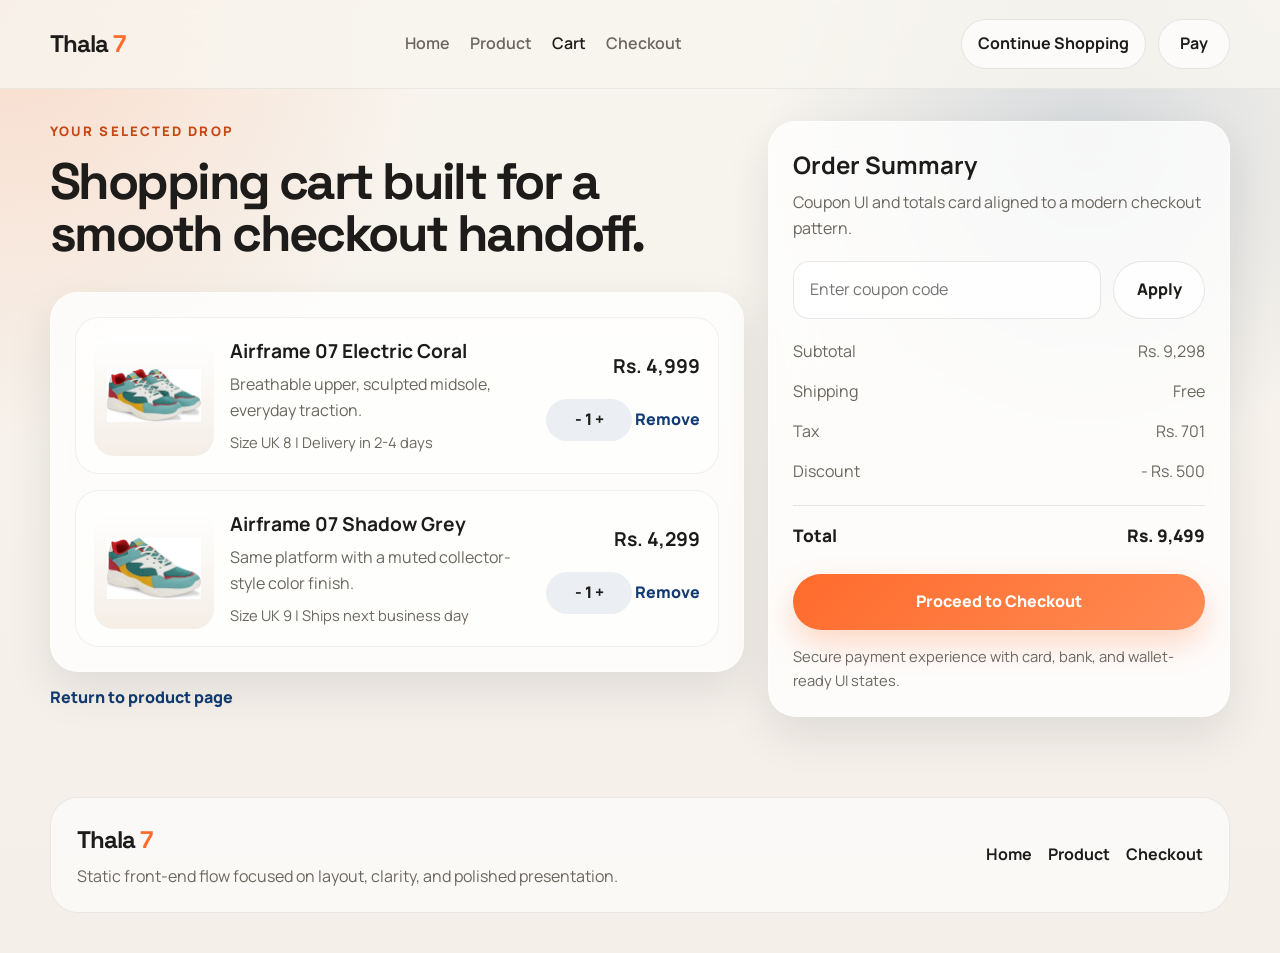
<file: cart.html>
<!DOCTYPE html>
<html lang="en">
  <head>
    <meta charset="UTF-8" />
    <meta name="viewport" content="width=device-width, initial-scale=1.0" />
    <meta name="description" content="Review selected products and order summary in the Thala 7 shopping cart." />
    <title>Thala 7 | Shopping Cart</title>
    <link rel="preconnect" href="https://fonts.googleapis.com" />
    <link rel="preconnect" href="https://fonts.gstatic.com" crossorigin />
    <link
      href="https://fonts.googleapis.com/css2?family=Manrope:wght@400;500;600;700;800&family=Space+Grotesk:wght@500;700&display=swap"
      rel="stylesheet"
    />
    <link rel="stylesheet" href="styles.css" />
    <link rel="stylesheet" href="cart.css" />
  </head>
  <body>
    <header class="site-header">
      <nav class="navbar container" aria-label="Primary navigation">
        <a class="logo" href="index.html" aria-label="Thala 7 home">Thala <span>7</span></a>
        <button
          class="hamburger"
          id="menuBtn"
          type="button"
          aria-label="Open navigation menu"
          aria-controls="menu"
          aria-expanded="false"
        >
          <span></span>
          <span></span>
          <span></span>
        </button>
        <ul class="nav-links" id="menu">
          <li><a href="index.html">Home</a></li>
          <li><a href="product.html">Product</a></li>
          <li><a class="active" href="cart.html">Cart</a></li>
          <li><a href="payment.html">Checkout</a></li>
        </ul>
        <div class="nav-actions">
          <a class="nav-chip" href="product.html">Continue Shopping</a>
          <a class="nav-icon" href="payment.html" aria-label="Go to checkout">Pay</a>
        </div>
      </nav>
    </header>

    <main class="page-shell">
      <section class="container cart-layout">
        <div class="cart-left">
          <div class="page-intro">
            <p class="eyebrow">Your Selected Drop</p>
            <h1>Shopping cart built for a smooth checkout handoff.</h1>
          </div>

          <div class="cart-list panel">
            <article class="cart-item-card">
              <img src="./images/shoe.webp" alt="Airframe 07 sneaker" />
              <div class="cart-item-copy">
                <h2>Airframe 07 Electric Coral</h2>
                <p>Breathable upper, sculpted midsole, everyday traction.</p>
                <span class="cart-meta">Size UK 8 | Delivery in 2-4 days</span>
              </div>
              <div class="cart-item-actions">
                <strong>Rs. 4,999</strong>
                <div class="qty-pill" aria-label="Quantity 1">- 1 +</div>
                <button type="button" class="text-link">Remove</button>
              </div>
            </article>

            <article class="cart-item-card">
              <img src="./images/shoe3.webp" alt="Airframe 07 sneaker alternate angle" />
              <div class="cart-item-copy">
                <h2>Airframe 07 Shadow Grey</h2>
                <p>Same platform with a muted collector-style color finish.</p>
                <span class="cart-meta">Size UK 9 | Ships next business day</span>
              </div>
              <div class="cart-item-actions">
                <strong>Rs. 4,299</strong>
                <div class="qty-pill" aria-label="Quantity 1">- 1 +</div>
                <button type="button" class="text-link">Remove</button>
              </div>
            </article>
          </div>

          <a class="back-link" href="product.html">Return to product page</a>
        </div>

        <aside class="cart-right">
          <div class="summary-card panel">
            <h2>Order Summary</h2>
            <p class="summary-text">Coupon UI and totals card aligned to a modern checkout pattern.</p>
            <div class="coupon-row">
              <input type="text" placeholder="Enter coupon code" aria-label="Coupon code" />
              <button type="button" class="btn btn-secondary">Apply</button>
            </div>

            <div class="summary-list">
              <div><span>Subtotal</span><span>Rs. 9,298</span></div>
              <div><span>Shipping</span><span>Free</span></div>
              <div><span>Tax</span><span>Rs. 701</span></div>
              <div><span>Discount</span><span>- Rs. 500</span></div>
              <div class="total-row"><span>Total</span><span>Rs. 9,499</span></div>
            </div>

            <a class="btn btn-primary pay-btn" href="payment.html">Proceed to Checkout</a>
            <p class="secure-note">Secure payment experience with card, bank, and wallet-ready UI states.</p>
          </div>
        </aside>
      </section>
    </main>

    <footer class="site-footer">
      <div class="container footer-content">
        <div>
          <a class="logo footer-logo" href="index.html">Thala <span>7</span></a>
          <p>Static front-end flow focused on layout, clarity, and polished presentation.</p>
        </div>
        <div class="footer-links">
          <a href="index.html">Home</a>
          <a href="product.html">Product</a>
          <a href="payment.html">Checkout</a>
        </div>
      </div>
    </footer>

    <script src="script.js"></script>
  </body>
</html>
</file>
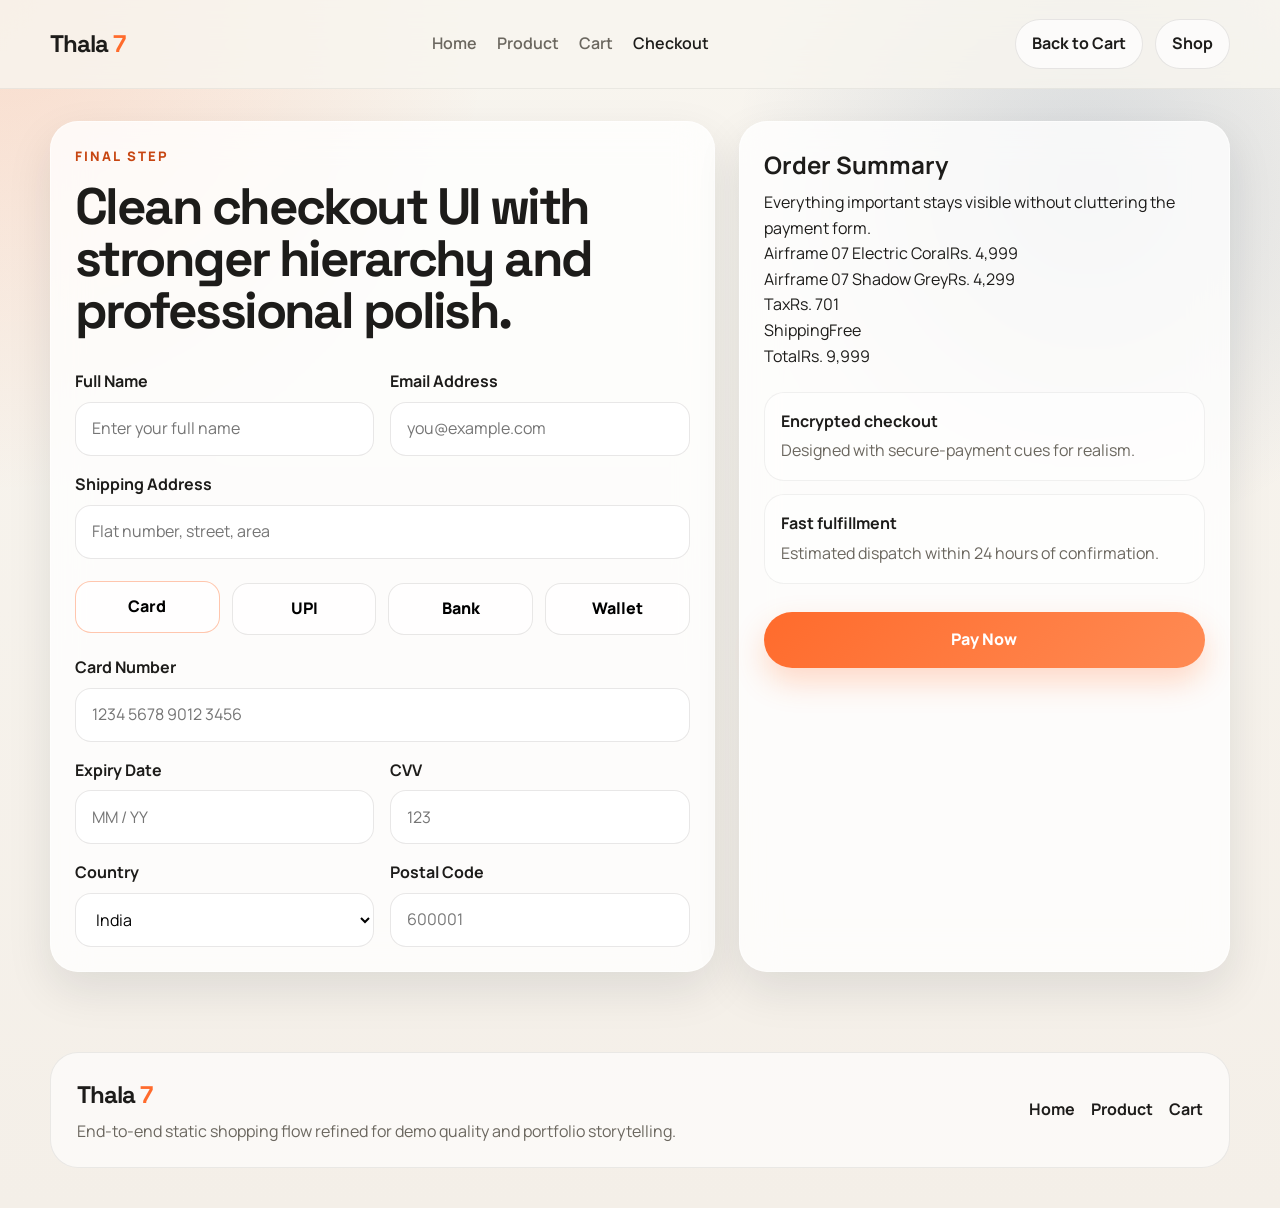
<file: payment.html>
<!DOCTYPE html>
<html lang="en">
  <head>
    <meta charset="UTF-8" />
    <meta name="viewport" content="width=device-width, initial-scale=1.0" />
    <meta
      name="description"
      content="Checkout page for the Thala 7 sneaker storefront with contact, payment, and order summary sections."
    />
    <title>Thala 7 | Checkout</title>
    <link rel="preconnect" href="https://fonts.googleapis.com" />
    <link rel="preconnect" href="https://fonts.gstatic.com" crossorigin />
    <link
      href="https://fonts.googleapis.com/css2?family=Manrope:wght@400;500;600;700;800&family=Space+Grotesk:wght@500;700&display=swap"
      rel="stylesheet"
    />
    <link rel="stylesheet" href="styles.css" />
    <link rel="stylesheet" href="payment.css" />
  </head>
  <body>
    <header class="site-header">
      <nav class="navbar container" aria-label="Primary navigation">
        <a class="logo" href="index.html" aria-label="Thala 7 home">Thala <span>7</span></a>
        <button
          class="hamburger"
          id="menuBtn"
          type="button"
          aria-label="Open navigation menu"
          aria-controls="menu"
          aria-expanded="false"
        >
          <span></span>
          <span></span>
          <span></span>
        </button>
        <ul class="nav-links" id="menu">
          <li><a href="index.html">Home</a></li>
          <li><a href="product.html">Product</a></li>
          <li><a href="cart.html">Cart</a></li>
          <li><a class="active" href="payment.html">Checkout</a></li>
        </ul>
        <div class="nav-actions">
          <a class="nav-chip" href="cart.html">Back to Cart</a>
          <a class="nav-icon" href="product.html" aria-label="See product">Shop</a>
        </div>
      </nav>
    </header>

    <main class="page-shell">
      <section class="container checkout-layout">
        <div class="checkout-left panel">
          <div class="page-intro">
            <p class="eyebrow">Final Step</p>
            <h1>Clean checkout UI with stronger hierarchy and professional polish.</h1>
          </div>

          <form class="checkout-form">
            <div class="input-grid">
              <label>
                <span>Full Name</span>
                <input type="text" placeholder="Enter your full name" />
              </label>
              <label>
                <span>Email Address</span>
                <input type="email" placeholder="you@example.com" />
              </label>
            </div>

            <label>
              <span>Shipping Address</span>
              <input type="text" placeholder="Flat number, street, area" />
            </label>

            <div class="payment-options" aria-label="Payment methods">
              <button type="button" class="active">Card</button>
              <button type="button">UPI</button>
              <button type="button">Bank</button>
              <button type="button">Wallet</button>
            </div>

            <label>
              <span>Card Number</span>
              <input type="text" placeholder="1234 5678 9012 3456" />
            </label>

            <div class="input-grid">
              <label>
                <span>Expiry Date</span>
                <input type="text" placeholder="MM / YY" />
              </label>
              <label>
                <span>CVV</span>
                <input type="text" placeholder="123" />
              </label>
            </div>

            <div class="input-grid">
              <label>
                <span>Country</span>
                <select>
                  <option>India</option>
                  <option>United Arab Emirates</option>
                  <option>Singapore</option>
                </select>
              </label>
              <label>
                <span>Postal Code</span>
                <input type="text" placeholder="600001" />
              </label>
            </div>
          </form>
        </div>

        <aside class="checkout-right panel">
          <h2>Order Summary</h2>
          <p class="summary-text">Everything important stays visible without cluttering the payment form.</p>

          <div class="summary-list">
            <div><span>Airframe 07 Electric Coral</span><span>Rs. 4,999</span></div>
            <div><span>Airframe 07 Shadow Grey</span><span>Rs. 4,299</span></div>
            <div><span>Tax</span><span>Rs. 701</span></div>
            <div><span>Shipping</span><span>Free</span></div>
            <div class="total-row"><span>Total</span><span>Rs. 9,999</span></div>
          </div>

          <div class="trust-points">
            <div>
              <strong>Encrypted checkout</strong>
              <span>Designed with secure-payment cues for realism.</span>
            </div>
            <div>
              <strong>Fast fulfillment</strong>
              <span>Estimated dispatch within 24 hours of confirmation.</span>
            </div>
          </div>

          <button class="btn btn-primary pay-btn" type="button">Pay Now</button>
        </aside>
      </section>
    </main>

    <footer class="site-footer">
      <div class="container footer-content">
        <div>
          <a class="logo footer-logo" href="index.html">Thala <span>7</span></a>
          <p>End-to-end static shopping flow refined for demo quality and portfolio storytelling.</p>
        </div>
        <div class="footer-links">
          <a href="index.html">Home</a>
          <a href="product.html">Product</a>
          <a href="cart.html">Cart</a>
        </div>
      </div>
    </footer>

    <script src="script.js"></script>
  </body>
</html>
</file>
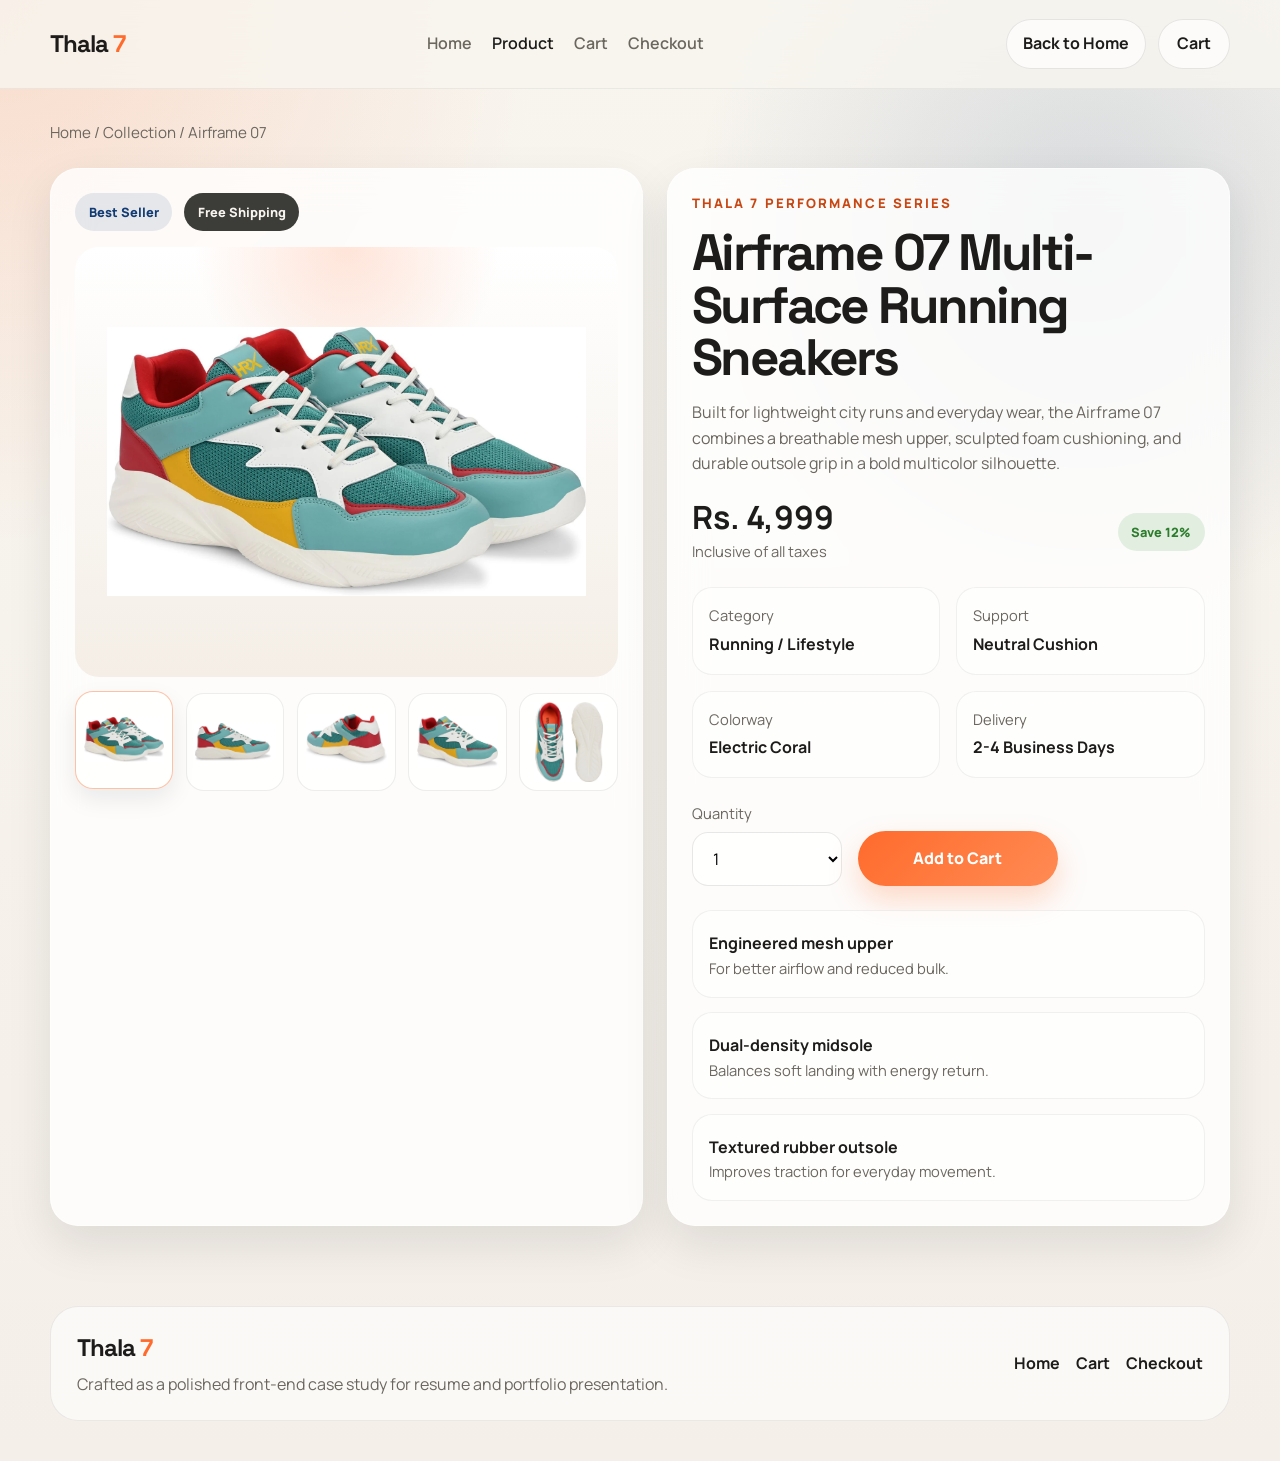
<file: product.html>
<!DOCTYPE html>
<html lang="en">
  <head>
    <meta charset="UTF-8" />
    <meta name="viewport" content="width=device-width, initial-scale=1.0" />
    <meta
      name="description"
      content="Explore the featured Thala 7 sneaker with product imagery, specs, pricing, and cart actions."
    />
    <title>Thala 7 | Product Details</title>
    <link rel="preconnect" href="https://fonts.googleapis.com" />
    <link rel="preconnect" href="https://fonts.gstatic.com" crossorigin />
    <link
      href="https://fonts.googleapis.com/css2?family=Manrope:wght@400;500;600;700;800&family=Space+Grotesk:wght@500;700&display=swap"
      rel="stylesheet"
    />
    <link rel="stylesheet" href="styles.css" />
    <link rel="stylesheet" href="product.css" />
  </head>
  <body>
    <header class="site-header">
      <nav class="navbar container" aria-label="Primary navigation">
        <a class="logo" href="index.html" aria-label="Thala 7 home">Thala <span>7</span></a>
        <button
          class="hamburger"
          id="menuBtn"
          type="button"
          aria-label="Open navigation menu"
          aria-controls="menu"
          aria-expanded="false"
        >
          <span></span>
          <span></span>
          <span></span>
        </button>
        <ul class="nav-links" id="menu">
          <li><a href="index.html">Home</a></li>
          <li><a class="active" href="product.html">Product</a></li>
          <li><a href="cart.html">Cart</a></li>
          <li><a href="payment.html">Checkout</a></li>
        </ul>
        <div class="nav-actions">
          <a class="nav-chip" href="index.html">Back to Home</a>
          <a class="nav-icon" href="cart.html" aria-label="View cart">Cart</a>
        </div>
      </nav>
    </header>

    <main class="page-shell">
      <div class="container">
        <p class="page-breadcrumb">Home / Collection / Airframe 07</p>

        <section class="product-layout">
          <div class="product-gallery panel">
            <div class="product-badge-row">
              <span class="pill">Best Seller</span>
              <span class="pill pill-dark">Free Shipping</span>
            </div>
            <div class="main-image-frame">
              <img
                id="main-image"
                src="./images/shoe.webp"
                alt="Thala 7 Airframe 07 sneaker"
              />
            </div>
            <div class="thumbnails" aria-label="Product image thumbnails">
              <button class="thumb active" type="button">
                <img src="./images/shoe.webp" alt="Main sneaker view" onclick="changeImage(this)" />
              </button>
              <button class="thumb" type="button">
                <img src="./images/shoe1.webp" alt="Sneaker side angle" onclick="changeImage(this)" />
              </button>
              <button class="thumb" type="button">
                <img src="./images/shoe2.webp" alt="Sneaker sole detail" onclick="changeImage(this)" />
              </button>
              <button class="thumb" type="button">
                <img src="./images/shoe3.webp" alt="Sneaker heel detail" onclick="changeImage(this)" />
              </button>
              <button class="thumb" type="button">
                <img src="./images/shoe4.webp" alt="Sneaker top view" onclick="changeImage(this)" />
              </button>
            </div>
          </div>

          <div class="product-details panel">
            <p class="eyebrow">Thala 7 Performance Series</p>
            <h1>Airframe 07 Multi-Surface Running Sneakers</h1>
            <p class="product-description">
              Built for lightweight city runs and everyday wear, the Airframe 07 combines a
              breathable mesh upper, sculpted foam cushioning, and durable outsole grip in a bold
              multicolor silhouette.
            </p>

            <div class="price-row">
              <div>
                <strong class="price">Rs. 4,999</strong>
                <p class="price-note">Inclusive of all taxes</p>
              </div>
              <span class="discount-chip">Save 12%</span>
            </div>

            <div class="info-grid">
              <article>
                <span>Category</span>
                <strong>Running / Lifestyle</strong>
              </article>
              <article>
                <span>Support</span>
                <strong>Neutral Cushion</strong>
              </article>
              <article>
                <span>Colorway</span>
                <strong>Electric Coral</strong>
              </article>
              <article>
                <span>Delivery</span>
                <strong>2-4 Business Days</strong>
              </article>
            </div>

            <div class="purchase-row">
              <label class="select-wrap">
                <span>Quantity</span>
                <select aria-label="Select quantity">
                  <option>1</option>
                  <option>2</option>
                  <option>3</option>
                </select>
              </label>
              <a class="btn btn-primary add-cart-btn" href="cart.html">Add to Cart</a>
            </div>

            <div class="spec-list">
              <div>
                <strong>Engineered mesh upper</strong>
                <span>For better airflow and reduced bulk.</span>
              </div>
              <div>
                <strong>Dual-density midsole</strong>
                <span>Balances soft landing with energy return.</span>
              </div>
              <div>
                <strong>Textured rubber outsole</strong>
                <span>Improves traction for everyday movement.</span>
              </div>
            </div>
          </div>
        </section>
      </div>
    </main>

    <footer class="site-footer">
      <div class="container footer-content">
        <div>
          <a class="logo footer-logo" href="index.html">Thala <span>7</span></a>
          <p>Crafted as a polished front-end case study for resume and portfolio presentation.</p>
        </div>
        <div class="footer-links">
          <a href="index.html">Home</a>
          <a href="cart.html">Cart</a>
          <a href="payment.html">Checkout</a>
        </div>
      </div>
    </footer>

    <script src="script.js"></script>
  </body>
</html>
</file>
<file: styles.css>
:root {
  --bg: #f5f1ea;
  --surface: rgba(255, 255, 255, 0.78);
  --surface-strong: #ffffff;
  --text: #1d1c1a;
  --muted: #6b675f;
  --line: rgba(29, 28, 26, 0.1);
  --brand: #ff6b2c;
  --brand-deep: #c74612;
  --accent: #123b73;
  --shadow: 0 18px 45px rgba(24, 28, 36, 0.1);
  --radius-lg: 28px;
  --radius-md: 18px;
  --radius-sm: 12px;
  --container: 1180px;
}

* {
  box-sizing: border-box;
  margin: 0;
  padding: 0;
}

html {
  scroll-behavior: smooth;
}

body {
  min-height: 100vh;
  font-family: "Manrope", sans-serif;
  color: var(--text);
  background:
    radial-gradient(circle at top left, rgba(255, 107, 44, 0.18), transparent 28%),
    radial-gradient(circle at 85% 15%, rgba(18, 59, 115, 0.14), transparent 24%),
    linear-gradient(180deg, #f8f5ef 0%, #f4efe8 100%);
  line-height: 1.6;
}

img {
  max-width: 100%;
  display: block;
}

a {
  color: inherit;
  text-decoration: none;
}

button,
input,
select {
  font: inherit;
}

.container {
  width: min(calc(100% - 2rem), var(--container));
  margin: 0 auto;
}

.page-shell {
  padding: 2rem 0 4rem;
}

.section {
  padding: 1.5rem 0 5rem;
}

.section-highlight {
  padding-top: 0;
}

.site-header {
  position: sticky;
  top: 0;
  z-index: 50;
  backdrop-filter: blur(16px);
  background: rgba(248, 245, 239, 0.8);
  border-bottom: 1px solid rgba(29, 28, 26, 0.06);
}

.navbar {
  display: flex;
  align-items: center;
  justify-content: space-between;
  gap: 1.25rem;
  min-height: 88px;
}

.logo {
  font-family: "Space Grotesk", sans-serif;
  font-size: 1.5rem;
  font-weight: 700;
  letter-spacing: -0.04em;
}

.logo span {
  color: var(--brand);
}

.nav-links {
  display: flex;
  align-items: center;
  gap: 1.25rem;
  list-style: none;
}

.nav-links a {
  color: var(--muted);
  font-weight: 600;
  transition: color 0.2s ease;
}

.nav-links a:hover,
.nav-links a.active {
  color: var(--text);
}

.nav-actions {
  display: flex;
  align-items: center;
  gap: 0.75rem;
}

.nav-chip,
.nav-icon {
  border: 1px solid var(--line);
  border-radius: 999px;
  padding: 0.7rem 1rem;
  background: rgba(255, 255, 255, 0.7);
  font-weight: 700;
}

.nav-icon {
  min-width: 72px;
  text-align: center;
}

.hamburger {
  display: none;
  flex-direction: column;
  justify-content: center;
  gap: 4px;
  width: 48px;
  height: 48px;
  border: 1px solid var(--line);
  border-radius: 50%;
  background: rgba(255, 255, 255, 0.76);
  cursor: pointer;
}

.hamburger span {
  width: 18px;
  height: 2px;
  margin: 0 auto;
  background: var(--text);
}

.hero {
  position: relative;
  overflow: hidden;
  padding: 4rem 0 5rem;
}

.hero-grid {
  display: grid;
  grid-template-columns: 1.05fr 0.95fr;
  gap: 2rem;
  align-items: center;
}

.hero-copy,
.hero-visual,
.panel,
.feature-card,
.showcase-card {
  animation: rise-in 0.7s ease both;
}

.hero-copy h1,
.page-intro h1,
.section-heading h2,
.showcase h2,
.product-details h1 {
  font-family: "Space Grotesk", sans-serif;
  letter-spacing: -0.05em;
  line-height: 1.02;
}

.hero-copy h1 {
  max-width: 12ch;
  font-size: clamp(2.9rem, 5.8vw, 5.2rem);
  margin-bottom: 1.25rem;
}

.hero-text {
  max-width: 58ch;
  color: var(--muted);
  font-size: 1.05rem;
}

.eyebrow {
  margin-bottom: 0.85rem;
  color: var(--brand-deep);
  text-transform: uppercase;
  letter-spacing: 0.16em;
  font-size: 0.82rem;
  font-weight: 800;
}

.hero-cta {
  display: flex;
  flex-wrap: wrap;
  gap: 1rem;
  margin: 2rem 0;
}

.btn {
  display: inline-flex;
  align-items: center;
  justify-content: center;
  min-height: 52px;
  padding: 0.95rem 1.4rem;
  border: 0;
  border-radius: 999px;
  font-weight: 800;
  transition:
    transform 0.22s ease,
    box-shadow 0.22s ease,
    background 0.22s ease;
  cursor: pointer;
}

.btn:hover {
  transform: translateY(-2px);
}

.btn-primary {
  background: linear-gradient(135deg, var(--brand) 0%, #ff8b54 100%);
  color: #fff;
  box-shadow: 0 14px 30px rgba(255, 107, 44, 0.25);
}

.btn-secondary {
  background: rgba(255, 255, 255, 0.72);
  color: var(--text);
  border: 1px solid var(--line);
}

.hero-metrics {
  display: grid;
  grid-template-columns: repeat(3, minmax(0, 1fr));
  gap: 1rem;
}

.hero-metrics article,
.panel,
.feature-card,
.showcase-card {
  border: 1px solid rgba(255, 255, 255, 0.55);
  background: var(--surface);
  backdrop-filter: blur(18px);
  box-shadow: var(--shadow);
}

.hero-metrics article {
  padding: 1rem;
  border-radius: var(--radius-md);
}

.hero-metrics strong {
  display: block;
  font-size: 1.4rem;
  margin-bottom: 0.2rem;
}

.hero-metrics span,
.section-heading p,
.footer-content p {
  color: var(--muted);
}

.hero-visual {
  position: relative;
  min-height: 580px;
}

.hero-card {
  position: absolute;
  inset: 0 0 6% 8%;
  display: grid;
  align-content: space-between;
  padding: 1.25rem;
  border-radius: 36px;
  background: linear-gradient(180deg, rgba(255, 255, 255, 0.86), rgba(255, 255, 255, 0.62));
  box-shadow: 0 30px 60px rgba(15, 23, 42, 0.14);
}

.hero-card img {
  width: 100%;
  height: 100%;
  object-fit: cover;
  object-position: center;
  border-radius: 28px;
}

.tag,
.pill,
.discount-chip {
  display: inline-flex;
  align-items: center;
  gap: 0.45rem;
  width: fit-content;
  border-radius: 999px;
  padding: 0.55rem 0.85rem;
  font-size: 0.8rem;
  font-weight: 800;
}

.tag,
.pill {
  background: rgba(18, 59, 115, 0.1);
  color: var(--accent);
}

.floating-note {
  position: absolute;
  right: -1rem;
  bottom: 0;
  width: min(290px, 80%);
  padding: 1.2rem;
  border-radius: var(--radius-lg);
  background: rgba(17, 19, 25, 0.9);
  color: #f8f5ef;
  box-shadow: 0 20px 40px rgba(17, 19, 25, 0.25);
}

.floating-note p,
.floating-note span {
  color: rgba(248, 245, 239, 0.76);
}

.floating-note strong {
  display: block;
  margin: 0.35rem 0;
  font-size: 1.25rem;
}

.hero-orb {
  position: absolute;
  width: 320px;
  aspect-ratio: 1;
  border-radius: 50%;
  filter: blur(20px);
  opacity: 0.5;
  pointer-events: none;
}

.hero-orb-left {
  top: 4rem;
  left: -8rem;
  background: rgba(255, 107, 44, 0.22);
}

.hero-orb-right {
  right: -5rem;
  bottom: 2rem;
  background: rgba(18, 59, 115, 0.18);
}

.section-heading,
.page-intro {
  max-width: 760px;
  margin-bottom: 2rem;
}

.section-heading h2,
.page-intro h1,
.showcase h2 {
  font-size: clamp(2rem, 4vw, 3.25rem);
}

.feature-grid,
.showcase-grid {
  display: grid;
  gap: 1.25rem;
}

.feature-grid {
  grid-template-columns: repeat(3, minmax(0, 1fr));
}

.feature-card,
.showcase-card,
.panel {
  border-radius: var(--radius-lg);
  padding: 1.5rem;
}

.feature-card h3,
.showcase-card h3 {
  margin-bottom: 0.75rem;
  font-size: 1.2rem;
}

.feature-card p,
.showcase-card p {
  color: var(--muted);
}

.showcase {
  display: grid;
  gap: 2rem;
}

.showcase-grid {
  grid-template-columns: repeat(3, minmax(0, 1fr));
}

.showcase-card span {
  display: inline-block;
  margin-bottom: 1rem;
  color: var(--brand);
  font-weight: 800;
}

.site-footer {
  padding: 1rem 0 2.5rem;
}

.footer-content {
  display: flex;
  align-items: center;
  justify-content: space-between;
  gap: 1.25rem;
  padding: 1.4rem 1.6rem;
  border: 1px solid rgba(29, 28, 26, 0.08);
  border-radius: var(--radius-lg);
  background: rgba(255, 255, 255, 0.62);
}

.footer-logo {
  display: inline-block;
  margin-bottom: 0.3rem;
}

.footer-links {
  display: flex;
  flex-wrap: wrap;
  gap: 1rem;
  font-weight: 700;
}

@keyframes rise-in {
  from {
    opacity: 0;
    transform: translateY(24px);
  }

  to {
    opacity: 1;
    transform: translateY(0);
  }
}

@media (max-width: 980px) {
  .navbar {
    min-height: 78px;
  }

  .hamburger {
    display: inline-flex;
    order: 3;
  }

  .nav-actions {
    margin-left: auto;
  }

  .nav-chip {
    display: none;
  }

  .nav-links {
    position: absolute;
    top: calc(100% + 0.5rem);
    right: 1rem;
    flex-direction: column;
    align-items: flex-start;
    width: min(260px, calc(100% - 2rem));
    padding: 1rem;
    border: 1px solid var(--line);
    border-radius: 24px;
    background: rgba(255, 255, 255, 0.94);
    box-shadow: var(--shadow);
    opacity: 0;
    pointer-events: none;
    transform: translateY(-8px);
    transition:
      opacity 0.2s ease,
      transform 0.2s ease;
  }

  .nav-links.active {
    opacity: 1;
    pointer-events: auto;
    transform: translateY(0);
  }

  .hero-grid,
  .feature-grid,
  .showcase-grid {
    grid-template-columns: 1fr;
  }

  .hero-copy h1 {
    max-width: 100%;
  }

  .hero-visual {
    min-height: 460px;
  }

  .hero-card {
    inset: 0;
  }

  .floating-note {
    right: 1rem;
  }
}

@media (max-width: 720px) {
  .container {
    width: min(calc(100% - 1.25rem), var(--container));
  }

  .nav-actions {
    gap: 0.5rem;
  }

  .nav-icon {
    min-width: auto;
    padding-inline: 0.9rem;
  }

  .hero {
    padding-top: 2.25rem;
  }

  .hero-metrics {
    grid-template-columns: 1fr;
  }

  .hero-visual {
    min-height: 360px;
  }

  .hero-card {
    padding: 0.9rem;
    border-radius: 26px;
  }

  .floating-note {
    position: static;
    width: 100%;
    margin-top: 1rem;
  }

  .footer-content {
    align-items: flex-start;
    flex-direction: column;
  }
}
</file>
<file: cart.css>
.cart-layout {
  display: grid;
  grid-template-columns: minmax(0, 1.2fr) minmax(320px, 0.8fr);
  gap: 1.5rem;
}

.cart-list {
  display: grid;
  gap: 1rem;
}

.cart-item-card {
  display: grid;
  grid-template-columns: 120px 1fr auto;
  gap: 1rem;
  align-items: center;
  padding: 1.1rem;
  border-radius: 24px;
  background: rgba(255, 255, 255, 0.52);
  border: 1px solid rgba(29, 28, 26, 0.06);
}

.cart-item-card img {
  width: 120px;
  height: 120px;
  object-fit: contain;
  padding: 0.8rem;
  border-radius: 20px;
  background: linear-gradient(180deg, #fff 0%, #f4eee6 100%);
}

.cart-item-copy h2 {
  margin-bottom: 0.35rem;
  font-size: 1.2rem;
}

.cart-item-copy p,
.summary-text,
.secure-note,
.cart-meta {
  color: var(--muted);
}

.cart-meta {
  display: inline-block;
  margin-top: 0.45rem;
  font-size: 0.92rem;
}

.cart-item-actions {
  text-align: right;
}

.cart-item-actions strong {
  display: block;
  margin-bottom: 0.8rem;
  font-size: 1.2rem;
}

.qty-pill {
  display: inline-flex;
  align-items: center;
  justify-content: center;
  min-width: 86px;
  min-height: 42px;
  border-radius: 999px;
  background: rgba(18, 59, 115, 0.08);
  font-weight: 800;
}

.text-link,
.back-link {
  display: inline-block;
  margin-top: 0.8rem;
  color: var(--accent);
  font-weight: 800;
  background: none;
  border: 0;
  cursor: pointer;
}

.summary-card h2 {
  margin-bottom: 0.35rem;
}

.coupon-row {
  display: flex;
  gap: 0.75rem;
  margin: 1.25rem 0;
}

.coupon-row input {
  flex: 1;
  min-height: 52px;
  padding: 0 1rem;
  border: 1px solid var(--line);
  border-radius: 16px;
  background: rgba(255, 255, 255, 0.8);
}

.summary-list {
  display: grid;
  gap: 0.9rem;
}

.summary-list div {
  display: flex;
  align-items: center;
  justify-content: space-between;
  gap: 1rem;
  color: var(--muted);
}

.summary-list .total-row {
  margin-top: 0.4rem;
  padding-top: 1rem;
  border-top: 1px solid var(--line);
  color: var(--text);
  font-size: 1.08rem;
  font-weight: 800;
}

.pay-btn {
  width: 100%;
  margin-top: 1.5rem;
}

.secure-note {
  margin-top: 0.95rem;
  font-size: 0.92rem;
}

@media (max-width: 980px) {
  .cart-layout {
    grid-template-columns: 1fr;
  }
}

@media (max-width: 720px) {
  .cart-item-card {
    grid-template-columns: 1fr;
    text-align: left;
  }

  .cart-item-actions {
    text-align: left;
  }

  .coupon-row {
    flex-direction: column;
  }
}
</file>
<file: payment.css>
.checkout-layout {
  display: grid;
  grid-template-columns: minmax(0, 1.15fr) minmax(320px, 0.85fr);
  gap: 1.5rem;
}

.checkout-form {
  display: grid;
  gap: 1rem;
}

.checkout-form label {
  display: grid;
  gap: 0.45rem;
}

.checkout-form span {
  font-weight: 700;
}

.checkout-form input,
.checkout-form select {
  min-height: 54px;
  padding: 0 1rem;
  border-radius: 16px;
  border: 1px solid var(--line);
  background: rgba(255, 255, 255, 0.84);
}

.input-grid {
  display: grid;
  grid-template-columns: repeat(2, minmax(0, 1fr));
  gap: 1rem;
}

.payment-options {
  display: grid;
  grid-template-columns: repeat(4, minmax(0, 1fr));
  gap: 0.75rem;
  margin: 0.5rem 0 0.25rem;
}

.payment-options button {
  min-height: 52px;
  border: 1px solid var(--line);
  border-radius: 16px;
  background: rgba(255, 255, 255, 0.68);
  font-weight: 800;
  cursor: pointer;
  transition:
    transform 0.2s ease,
    border-color 0.2s ease;
}

.payment-options button:hover,
.payment-options button.active {
  transform: translateY(-2px);
  border-color: rgba(255, 107, 44, 0.38);
}

.checkout-right h2 {
  margin-bottom: 0.35rem;
}

.trust-points {
  display: grid;
  gap: 0.85rem;
  margin: 1.4rem 0 1.8rem;
}

.trust-points div {
  padding: 1rem;
  border-radius: 20px;
  background: rgba(255, 255, 255, 0.52);
  border: 1px solid rgba(29, 28, 26, 0.06);
}

.trust-points strong {
  display: block;
  margin-bottom: 0.25rem;
}

.trust-points span {
  color: var(--muted);
}

.pay-btn {
  width: 100%;
}

@media (max-width: 980px) {
  .checkout-layout {
    grid-template-columns: 1fr;
  }
}

@media (max-width: 720px) {
  .input-grid,
  .payment-options {
    grid-template-columns: 1fr;
  }
}
</file>
<file: product.css>
.page-breadcrumb {
  margin-bottom: 1.4rem;
  color: var(--muted);
  font-size: 0.95rem;
}

.product-layout {
  display: grid;
  grid-template-columns: minmax(0, 1fr) minmax(0, 0.95fr);
  gap: 1.5rem;
}

.product-badge-row {
  display: flex;
  flex-wrap: wrap;
  gap: 0.75rem;
  margin-bottom: 1rem;
}

.pill-dark {
  background: rgba(29, 28, 26, 0.86);
  color: #f8f5ef;
}

.main-image-frame {
  display: grid;
  place-items: center;
  min-height: 430px;
  padding: 2rem;
  border-radius: 24px;
  background:
    radial-gradient(circle at top, rgba(255, 107, 44, 0.18), transparent 30%),
    linear-gradient(180deg, #fff 0%, #f4eee6 100%);
}

.main-image-frame img {
  max-height: 330px;
  object-fit: contain;
}

.thumbnails {
  display: grid;
  grid-template-columns: repeat(5, minmax(0, 1fr));
  gap: 0.8rem;
  margin-top: 1rem;
}

.thumb {
  border: 1px solid rgba(29, 28, 26, 0.08);
  border-radius: 18px;
  padding: 0.5rem;
  background: rgba(255, 255, 255, 0.72);
  cursor: pointer;
  transition:
    transform 0.2s ease,
    border-color 0.2s ease,
    box-shadow 0.2s ease;
}

.thumb.active,
.thumb:hover {
  transform: translateY(-2px);
  border-color: rgba(255, 107, 44, 0.42);
  box-shadow: 0 10px 24px rgba(17, 19, 25, 0.08);
}

.thumb img {
  width: 100%;
  aspect-ratio: 1;
  object-fit: contain;
}

.product-details h1 {
  font-size: clamp(2.2rem, 4vw, 3.5rem);
  margin-bottom: 1rem;
}

.product-description {
  margin-bottom: 1.5rem;
  color: var(--muted);
}

.price-row {
  display: flex;
  align-items: center;
  justify-content: space-between;
  gap: 1rem;
  margin-bottom: 1.5rem;
}

.price {
  display: block;
  font-size: 2rem;
  line-height: 1;
}

.price-note {
  margin-top: 0.45rem;
  color: var(--muted);
  font-size: 0.92rem;
}

.discount-chip {
  background: rgba(34, 139, 34, 0.12);
  color: #2d7c2d;
}

.info-grid {
  display: grid;
  grid-template-columns: repeat(2, minmax(0, 1fr));
  gap: 1rem;
  margin-bottom: 1.5rem;
}

.info-grid article,
.spec-list div {
  padding: 1rem;
  border-radius: 20px;
  background: rgba(255, 255, 255, 0.52);
  border: 1px solid rgba(29, 28, 26, 0.06);
}

.info-grid span,
.spec-list span,
.select-wrap span {
  display: block;
  color: var(--muted);
  font-size: 0.92rem;
}

.info-grid strong,
.spec-list strong {
  display: block;
  margin-top: 0.25rem;
}

.purchase-row {
  display: flex;
  align-items: end;
  gap: 1rem;
  margin-bottom: 1.5rem;
}

.select-wrap {
  min-width: 150px;
}

.select-wrap select {
  width: 100%;
  margin-top: 0.4rem;
  padding: 0.9rem 1rem;
  border: 1px solid var(--line);
  border-radius: 16px;
  background: rgba(255, 255, 255, 0.78);
}

.add-cart-btn {
  min-width: 200px;
}

.spec-list {
  display: grid;
  gap: 0.9rem;
}

@media (max-width: 980px) {
  .product-layout {
    grid-template-columns: 1fr;
  }
}

@media (max-width: 640px) {
  .main-image-frame {
    min-height: 300px;
    padding: 1rem;
  }

  .thumbnails {
    grid-template-columns: repeat(3, minmax(0, 1fr));
  }

  .info-grid,
  .purchase-row {
    grid-template-columns: 1fr;
    flex-direction: column;
  }

  .select-wrap,
  .add-cart-btn {
    width: 100%;
  }
}
</file>
